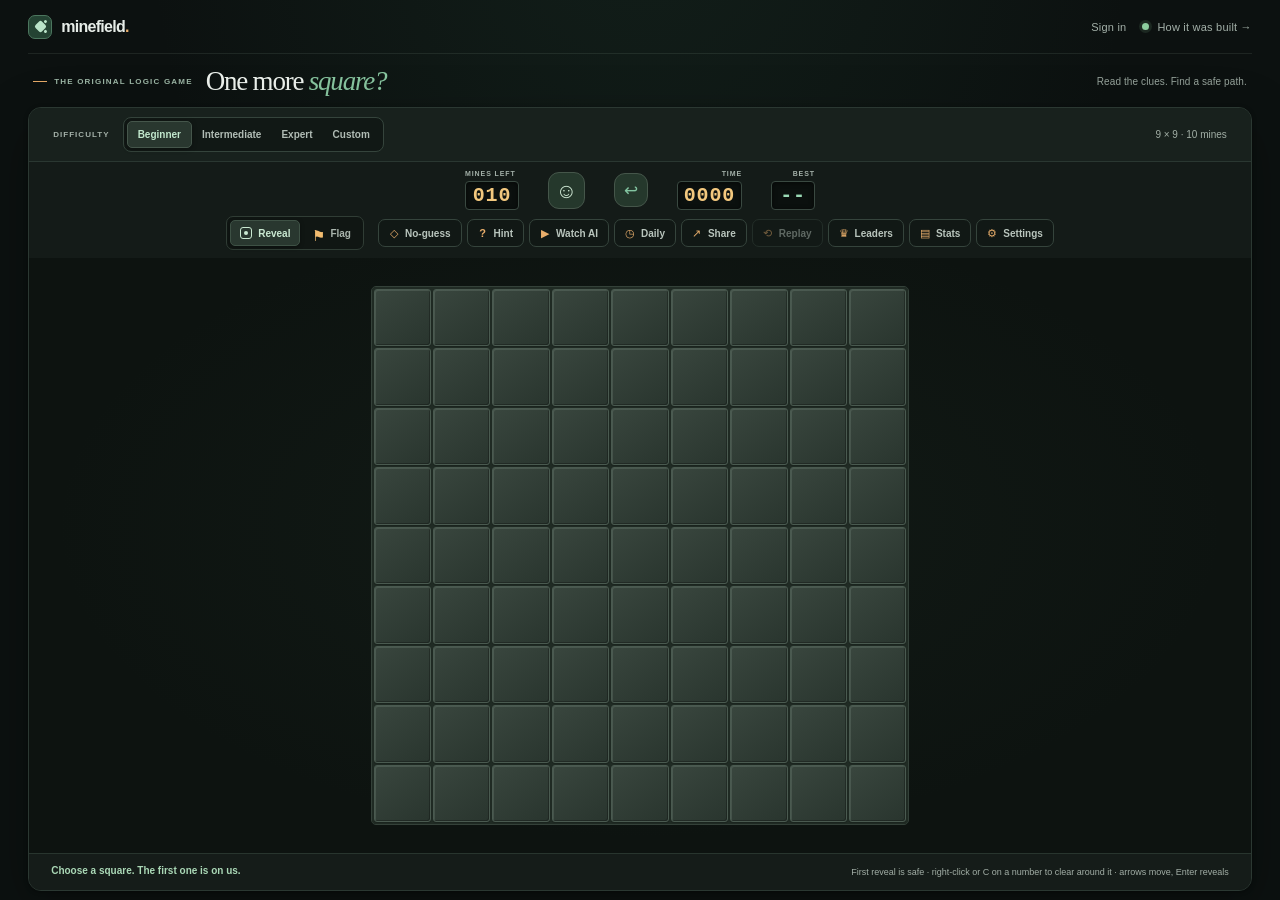
<file: index.html>
<!doctype html>
<html lang="en">
  <head>
    <meta charset="utf-8">
    <meta name="viewport" content="width=device-width, initial-scale=1">
    <meta name="theme-color" content="#0c1110">
    <meta
      name="description"
      content="A fresh, friendly take on classic Minesweeper. Pick a difficulty and clear the board without hitting a mine."
    >
    <title>Minesweeper — One more square?</title>
    <link rel="manifest" href="manifest.webmanifest">
    <link rel="icon" href="icons/icon.svg" type="image/svg+xml">
    <link rel="apple-touch-icon" href="icons/icon-192.png">
    <link rel="stylesheet" href="css/base.css">
    <link rel="stylesheet" href="css/game.css">
    <script type="module" src="app.mjs"></script>
  </head>
  <body>
    <div class="page-shell">
      <header class="site-header">
        <a class="brand" href="./" aria-label="Minesweeper home">
          <span class="brand-mark" aria-hidden="true"><span></span></span>
          <span class="brand-name">minefield<span class="brand-period">.</span></span>
        </a>
        <div class="header-links">
          <button class="header-note account-button" id="account-button" type="button" aria-haspopup="dialog">Sign in</button>
          <a class="header-note" href="build.html"><span class="live-dot" aria-hidden="true"></span> How it was built →</a>
        </div>
      </header>

      <main class="game-main">
        <section class="intro" aria-labelledby="page-title">
          <p class="eyebrow"><span class="eyebrow-line" aria-hidden="true"></span> THE ORIGINAL LOGIC GAME</p>
          <h1 id="page-title">One more <span>square?</span></h1>
          <p class="intro-copy">Read the clues. Find a safe path.</p>
        </section>

        <section class="game-card" aria-label="Minesweeper game">
          <div class="game-toolbar">
            <div class="difficulty-wrap">
              <span class="control-label" id="difficulty-label">DIFFICULTY</span>
              <div class="difficulty-switch" role="group" aria-labelledby="difficulty-label">
                <button class="difficulty-button is-selected" type="button" data-difficulty="beginner" aria-pressed="true">Beginner</button>
                <button class="difficulty-button" type="button" data-difficulty="intermediate" aria-pressed="false">Intermediate</button>
                <button class="difficulty-button" type="button" data-difficulty="expert" aria-pressed="false">Expert</button>
                <button class="difficulty-button" type="button" data-difficulty="custom" aria-pressed="false">Custom</button>
              </div>
            </div>
            <p class="board-size" id="board-size">9 × 9 <span>·</span> 10 mines</p>
          </div>
          <div class="custom-size" id="custom-size" hidden>
            <label class="custom-field">
              <span class="custom-label">ROWS</span>
              <input class="custom-input" id="custom-rows" type="number" min="1" max="24" value="10" inputmode="numeric">
            </label>
            <label class="custom-field">
              <span class="custom-label">COLUMNS</span>
              <input class="custom-input" id="custom-columns" type="number" min="1" max="40" value="12" inputmode="numeric">
            </label>
            <label class="custom-field">
              <span class="custom-label">MINES</span>
              <input class="custom-input" id="custom-mines" type="number" min="1" max="479" value="20" inputmode="numeric">
            </label>
            <button class="custom-apply" id="apply-custom" type="button">Apply</button>
          </div>

          <div class="game-console">
            <div class="counter-block">
              <span class="counter-label">MINES LEFT</span>
              <output class="digital-display" id="mine-count" aria-label="Mines remaining">010</output>
            </div>
            <button class="face-button" id="restart-button" type="button" aria-label="Start a new game">☺</button>
            <button class="undo-button" id="undo-button" type="button" aria-label="Undo last move">↩</button>
            <div class="counter-block counter-block-right">
              <span class="counter-label">TIME</span>
              <output class="digital-display" id="timer-display" aria-label="Elapsed time in seconds">0000</output>
            </div>
            <div class="counter-block counter-block-best">
              <span class="counter-label">BEST</span>
              <output class="digital-display best-display" id="best-time" aria-label="Best time for this difficulty">--</output>
            </div>
          </div>

          <div class="play-controls">
            <div class="mode-switch" role="group" aria-label="Cell action">
              <button class="mode-button is-selected" type="button" data-mode="reveal" aria-pressed="true">
                <span class="mode-icon reveal-icon" aria-hidden="true"></span> Reveal
              </button>
              <button class="mode-button" type="button" data-mode="flag" aria-pressed="false">
                <span class="mode-icon flag-icon" aria-hidden="true">⚑</span> Flag
              </button>
            </div>
            <div class="tool-bar" role="group" aria-label="Game tools">
              <button class="tool-button" id="no-guess-button" type="button" aria-pressed="false" aria-label="No-guess boards" title="Boards that can always be solved by logic">
                <span class="tool-icon" aria-hidden="true">◇</span><span class="tool-text">No-guess</span>
              </button>
              <button class="tool-button" id="hint-button" type="button" aria-label="Hint" title="Show a square the numbers prove safe">
                <span class="tool-icon" aria-hidden="true">?</span><span class="tool-text">Hint</span>
              </button>
              <button class="tool-button" id="agent-button" type="button" aria-pressed="false" aria-label="Watch AI play" title="Watch the solver play and explain each move">
                <span class="tool-icon" aria-hidden="true">▶</span><span class="tool-text">Watch AI</span>
              </button>
              <button class="tool-button" id="daily-button" type="button" aria-label="Daily challenge" title="Today's board, the same for everyone">
                <span class="tool-icon" aria-hidden="true">◷</span><span class="tool-text">Daily</span>
              </button>
              <button class="tool-button" id="share-button" type="button" aria-label="Share this board" title="Share a link to this exact board">
                <span class="tool-icon" aria-hidden="true">↗</span><span class="tool-text">Share</span>
              </button>
              <button class="tool-button" id="replay-button" type="button" aria-label="Replay this game" title="Watch the finished game move by move" disabled>
                <span class="tool-icon" aria-hidden="true">⟲</span><span class="tool-text">Replay</span>
              </button>
              <button class="tool-button" id="leaders-button" type="button" aria-label="Leaderboard" title="Fastest unassisted wins">
                <span class="tool-icon" aria-hidden="true">♛</span><span class="tool-text">Leaders</span>
              </button>
              <button class="tool-button" id="stats-button" type="button" aria-label="Stats" title="Games played, win rate, streaks, and speed">
                <span class="tool-icon" aria-hidden="true">▤</span><span class="tool-text">Stats</span>
              </button>
              <button class="tool-button" id="settings-button" type="button" aria-label="Settings" title="Colors, contrast, sound, and motion">
                <span class="tool-icon" aria-hidden="true">⚙</span><span class="tool-text">Settings</span>
              </button>
            </div>
          </div>

          <div class="replay-bar" id="replay-bar" role="group" aria-label="Replay controls" hidden>
            <button class="tool-button" id="replay-back" type="button" aria-label="Previous move">⏮</button>
            <button class="tool-button" id="replay-play" type="button" aria-label="Pause">⏸</button>
            <button class="tool-button" id="replay-forward" type="button" aria-label="Next move">⏭</button>
            <input class="replay-slider" id="replay-slider" type="range" min="0" max="0" value="0" aria-label="Replay position">
            <output class="replay-position" id="replay-position">Move 0 of 0</output>
            <select class="replay-speed" id="replay-speed" aria-label="Replay speed">
              <option value="1">1×</option>
              <option value="2" selected>2×</option>
              <option value="4">4×</option>
            </select>
            <button class="tool-button" id="replay-exit" type="button">Exit replay</button>
          </div>

          <div class="board-frame">
            <div class="board-scroll" id="board-scroll" tabindex="0" aria-label="Scrollable game board">
              <div class="board" id="board" role="grid" aria-label="Minesweeper board" aria-describedby="board-instructions"></div>
            </div>
          </div>

          <div class="game-footer">
            <p class="game-message" id="game-message" role="status" aria-live="polite" aria-atomic="true">Choose a square. The first one is on us.</p>
            <p class="play-hint" id="board-instructions">First reveal is safe · right-click or C on a number to clear around it · arrows move, Enter reveals</p>
          </div>
        </section>

      </main>
    </div>

    <dialog class="panel" id="share-dialog" aria-labelledby="share-title">
      <div class="panel-head">
        <h2 id="share-title">Share this board</h2>
        <form method="dialog"><button class="panel-close" type="submit" aria-label="Close">×</button></form>
      </div>
      <p class="panel-note" id="share-note">Anyone with this link gets the same board.</p>
      <textarea class="share-text" id="share-text" rows="5" readonly aria-label="Text to share"></textarea>
      <div class="panel-actions">
        <button class="panel-action" id="copy-share" type="button">Copy</button>
        <button class="panel-action" id="native-share" type="button" hidden>Share…</button>
      </div>
    </dialog>

    <dialog class="panel panel-wide" id="stats-dialog" aria-labelledby="stats-title">
      <div class="panel-head">
        <h2 id="stats-title">Your stats</h2>
        <form method="dialog"><button class="panel-close" type="submit" aria-label="Close">×</button></form>
      </div>
      <div class="stats-wrap">
        <table class="stats-table">
          <thead>
            <tr>
              <th scope="col">Mode</th>
              <th scope="col">Played</th>
              <th scope="col">Win %</th>
              <th scope="col">Streak</th>
              <th scope="col">Best streak</th>
              <th scope="col">Best time</th>
              <th scope="col">Average</th>
              <th scope="col"><abbr title="Board difficulty (3BV) cleared per second">Best 3BV/s</abbr></th>
            </tr>
          </thead>
          <tbody id="stats-body"></tbody>
        </table>
      </div>
      <p class="panel-note"><span id="stats-where">Stats stay in this browser.</span> Games with hints, the AI, or an undo after a loss don't count.</p>
      <div class="panel-actions">
        <button class="panel-action is-danger" id="reset-stats" type="button">Reset stats</button>
      </div>
    </dialog>

    <dialog class="panel panel-wide" id="leaders-dialog" aria-labelledby="leaders-title">
      <div class="panel-head">
        <h2 id="leaders-title">Leaderboard</h2>
        <form method="dialog"><button class="panel-close" type="submit" aria-label="Close">×</button></form>
      </div>
      <div class="leaders-tabs" role="group" aria-label="Leaderboard mode">
        <button class="tool-button" type="button" data-leaders="beginner" aria-pressed="true">Beginner</button>
        <button class="tool-button" type="button" data-leaders="intermediate" aria-pressed="false">Intermediate</button>
        <button class="tool-button" type="button" data-leaders="expert" aria-pressed="false">Expert</button>
        <button class="tool-button" type="button" data-leaders="daily" aria-pressed="false">Daily</button>
      </div>
      <div class="stats-wrap" id="leaders-wrap" hidden>
        <table class="stats-table leaders-table">
          <thead>
            <tr>
              <th scope="col">Rank</th>
              <th scope="col">Player</th>
              <th scope="col">Time (s)</th>
              <th scope="col"><abbr title="Board difficulty (3BV) cleared per second">3BV/s</abbr></th>
            </tr>
          </thead>
          <tbody id="leaders-body"></tbody>
        </table>
      </div>
      <p class="panel-note" id="leaders-status" role="status"></p>
      <p class="panel-note">Only unassisted wins count. Times are sent by players' browsers and are not verified.</p>
    </dialog>

    <dialog class="panel" id="account-dialog" aria-labelledby="account-title">
      <div class="panel-head">
        <h2 id="account-title">Sign in</h2>
        <form method="dialog"><button class="panel-close" type="submit" aria-label="Close">×</button></form>
      </div>
      <form class="account-form" id="account-form" novalidate>
        <label class="account-field">
          <span class="custom-label">EMAIL</span>
          <input class="account-input" id="account-email" type="email" autocomplete="email" autocapitalize="none" spellcheck="false">
        </label>
        <label class="account-field">
          <span class="custom-label">PASSWORD</span>
          <input class="account-input" id="account-password" type="password" autocomplete="current-password" minlength="6">
        </label>
        <label class="account-field" id="account-username-field" hidden>
          <span class="custom-label">USERNAME</span>
          <input class="account-input" id="account-username" type="text" autocomplete="username" autocapitalize="none" spellcheck="false" maxlength="20">
        </label>
        <p class="account-message" id="account-message" role="alert"></p>
        <div class="account-actions">
          <button class="panel-action" id="account-submit" type="submit">Sign in</button>
          <button class="panel-action is-quiet" id="account-toggle" type="button">Create account</button>
        </div>
      </form>
      <div class="account-signed-in" id="account-signed-in" hidden>
        <p class="account-name">Signed in as <strong id="account-name"></strong></p>
        <p class="panel-note">Your games and stats are saved to your account.</p>
        <div class="panel-actions">
          <button class="panel-action" id="account-sign-out" type="button">Sign out</button>
        </div>
        <h3 class="history-title">Your games</h3>
        <p class="panel-note" id="history-message" role="status"></p>
        <ul class="history-list" id="history-list"></ul>
      </div>
      <p class="panel-note">Stats already saved in this browser stay here; they are not added to your account.</p>
    </dialog>

    <dialog class="panel" id="settings-dialog" aria-labelledby="settings-title">
      <div class="panel-head">
        <h2 id="settings-title">Settings</h2>
        <form method="dialog"><button class="panel-close" type="submit" aria-label="Close">×</button></form>
      </div>
      <div class="settings-list">
        <label class="setting">
          <input type="checkbox" id="setting-colorblind">
          <span><strong>Colorblind-safe numbers</strong><small>Number colors that stay distinct with common color vision differences.</small></span>
        </label>
        <label class="setting">
          <input type="checkbox" id="setting-contrast">
          <span><strong>High contrast</strong><small>Brighter edges and stronger difference between covered and open squares.</small></span>
        </label>
        <label class="setting">
          <input type="checkbox" id="setting-sound">
          <span><strong>Sound effects</strong><small>Short tones for reveals, flags, wins, and losses.</small></span>
        </label>
        <label class="setting">
          <input type="checkbox" id="setting-motion">
          <span><strong>Reduce motion</strong><small>Turns off animations such as the hint pulse.</small></span>
        </label>
      </div>
      <p class="panel-note">Settings stay in this browser.</p>
    </dialog>
  </body>
</html>
</file>
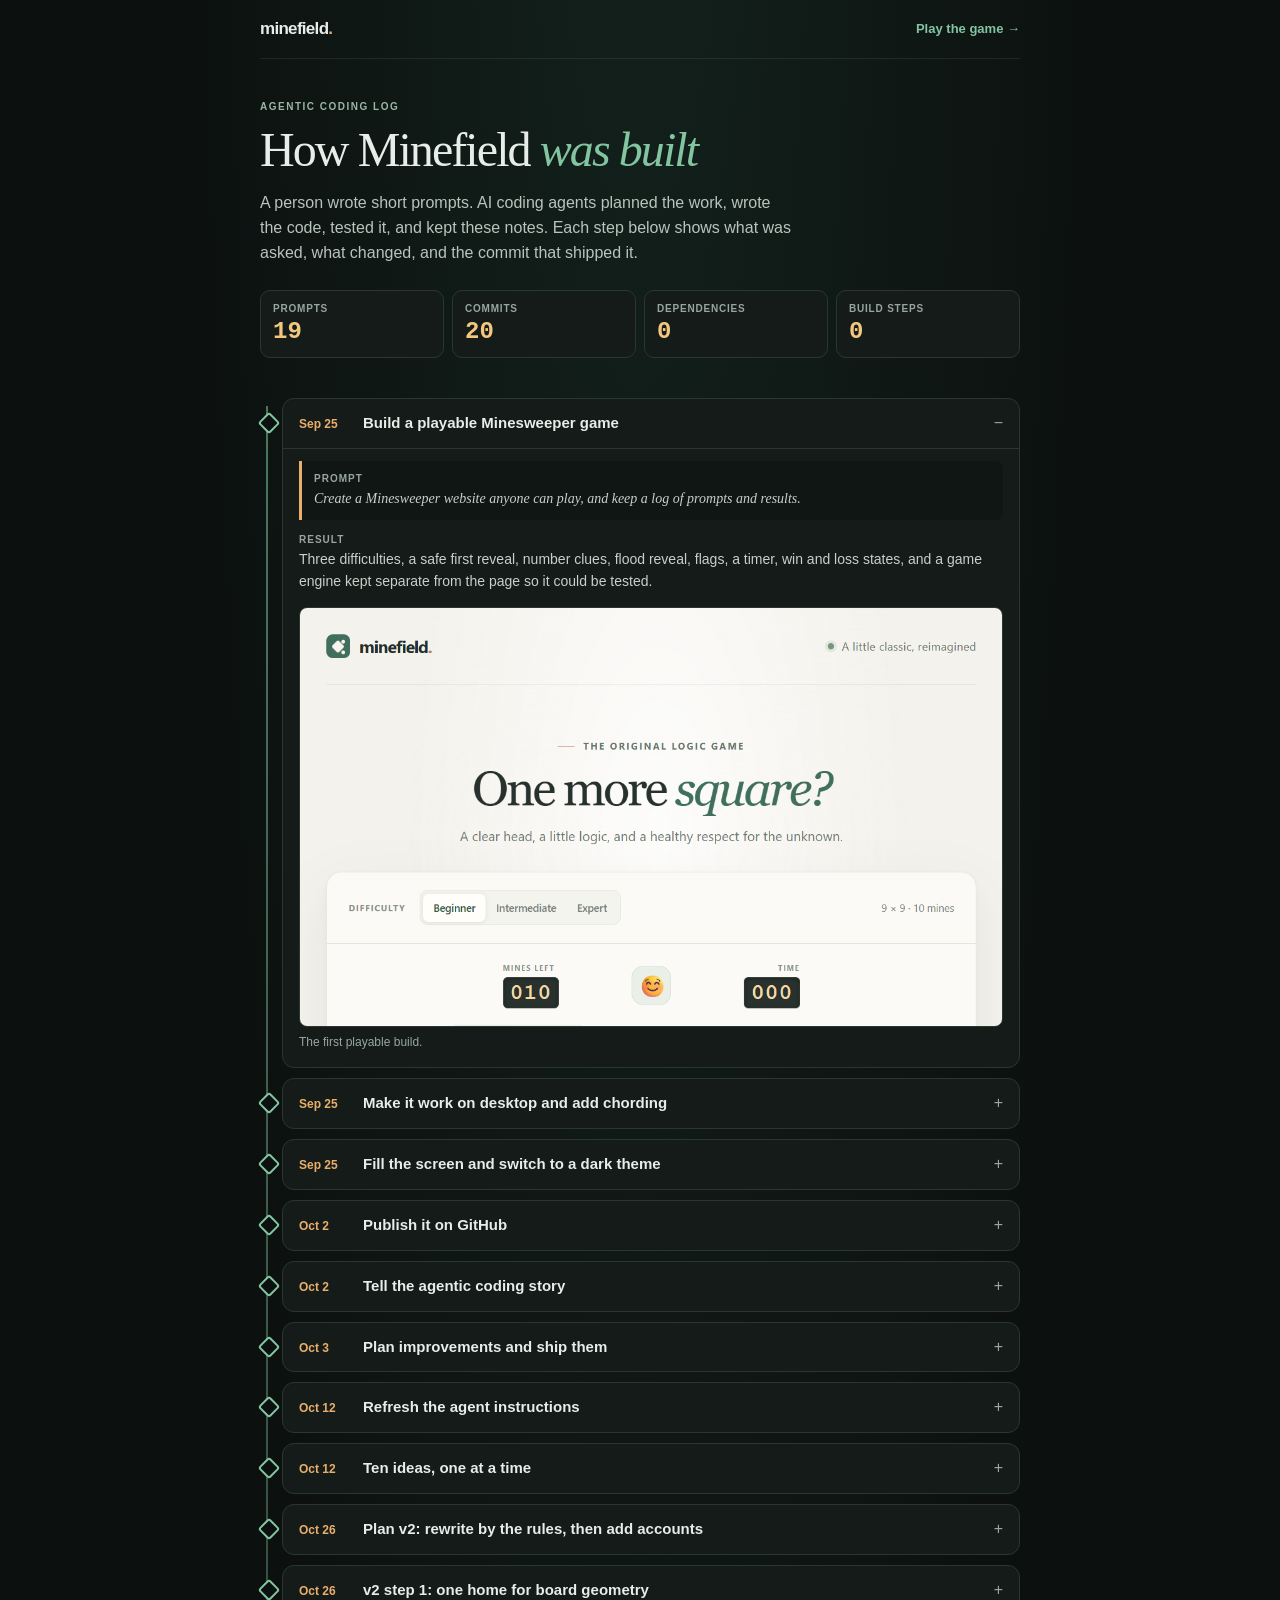
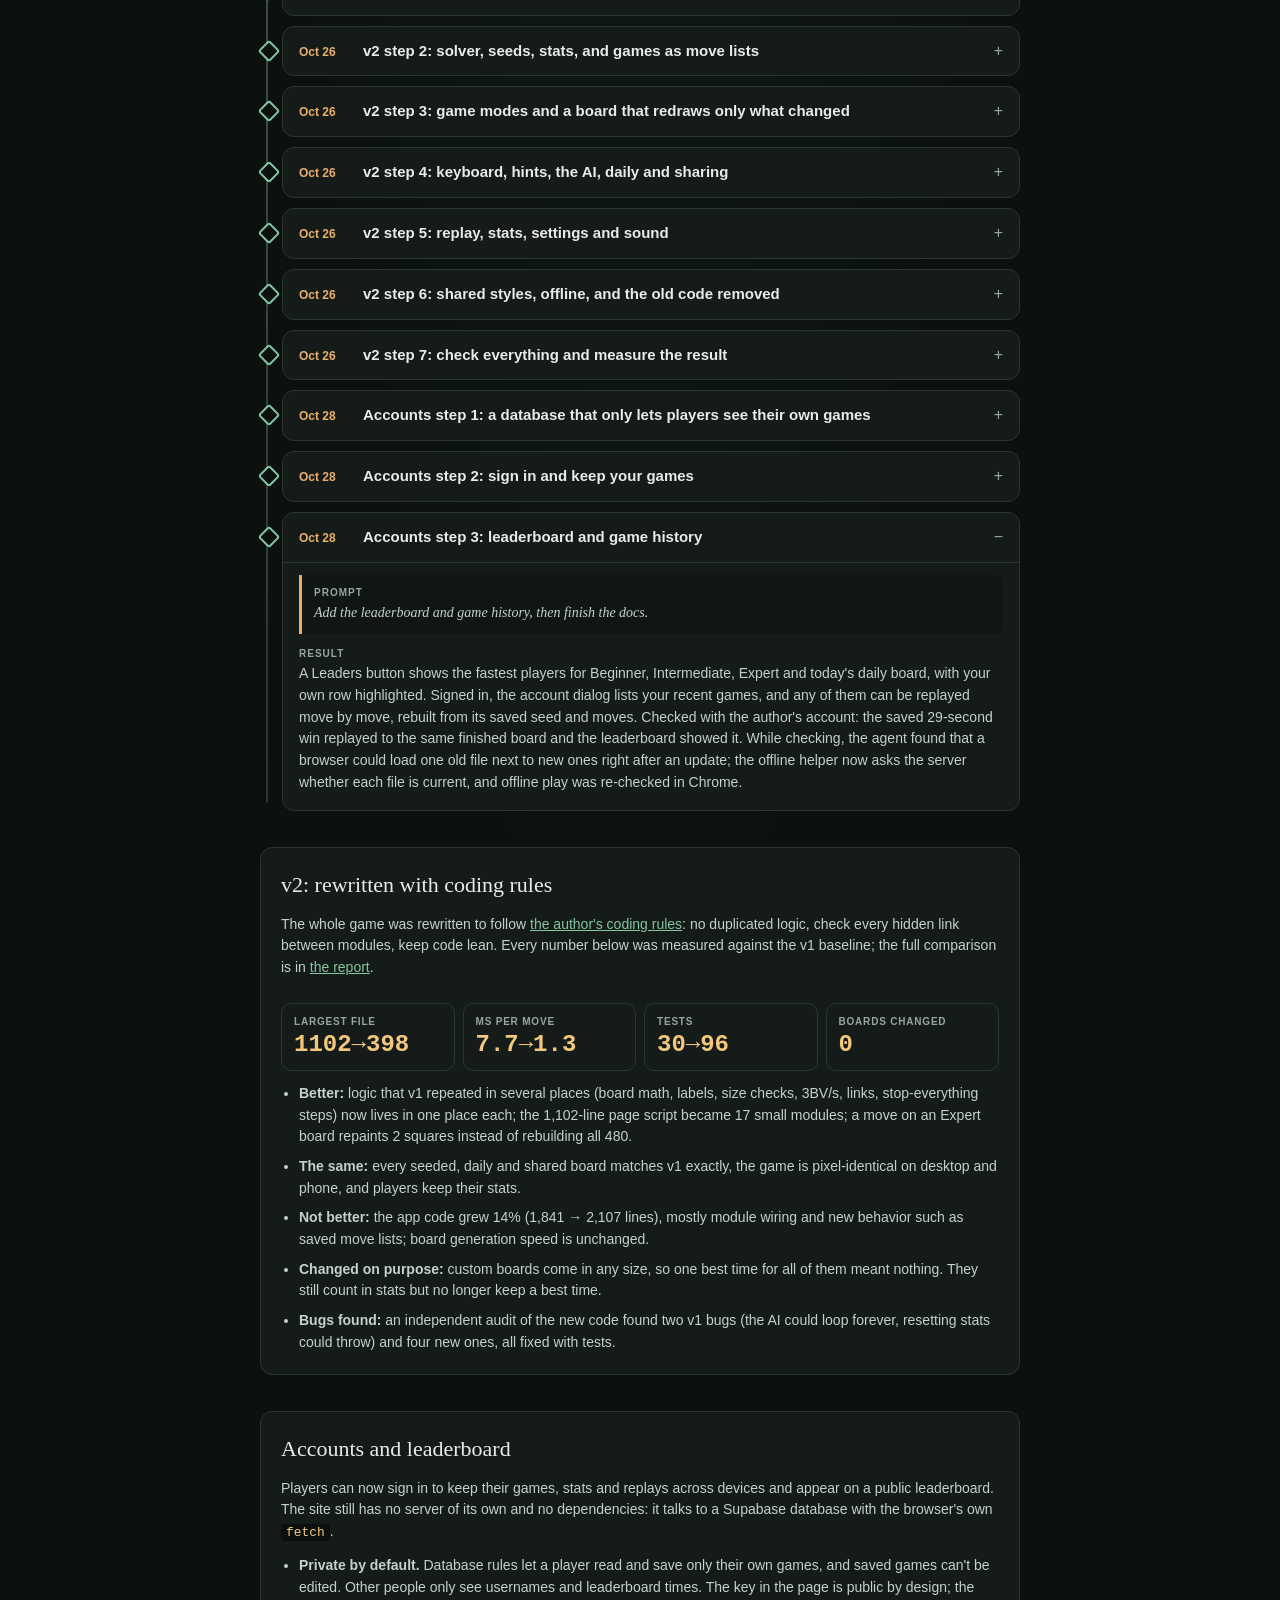
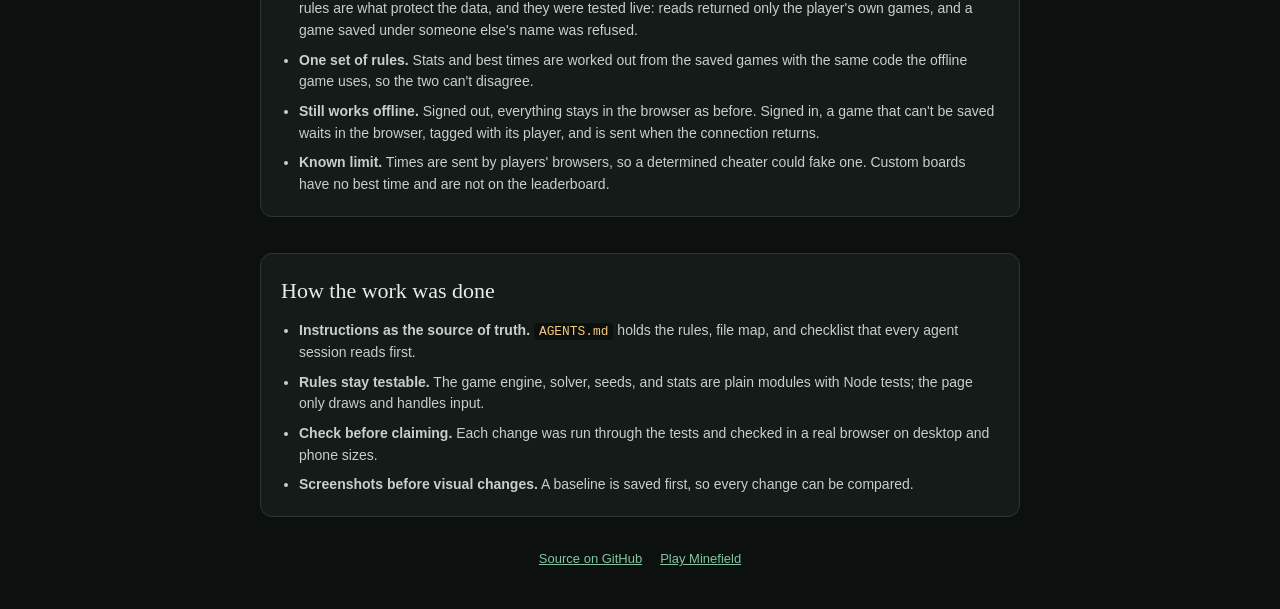
<file: build.html>
<!doctype html>
<html lang="en">
  <head>
    <meta charset="utf-8">
    <meta name="viewport" content="width=device-width, initial-scale=1">
    <meta name="theme-color" content="#0c1110">
    <meta name="description" content="How Minefield was built with agentic coding: each prompt, what the AI agent changed, and the commit that shipped it.">
    <title>How Minefield was built</title>
    <link rel="manifest" href="manifest.webmanifest">
    <link rel="icon" href="icons/icon.svg" type="image/svg+xml">
    <link rel="stylesheet" href="css/base.css">
    <link rel="stylesheet" href="css/build.css">
  </head>
  <body>
    <header class="site-header">
      <a class="brand" href="./">minefield<span>.</span></a>
      <a class="back-link" href="./">Play the game →</a>
    </header>

    <main>
      <section class="hero">
        <p class="eyebrow">AGENTIC CODING LOG</p>
        <h1>How Minefield <em>was built</em></h1>
        <p class="lead">A person wrote short prompts. AI coding agents planned the work, wrote the code, tested it, and kept these notes. Each step below shows what was asked, what changed, and the commit that shipped it.</p>
        <dl class="totals">
          <div><dt>Prompts</dt><dd>19</dd></div>
          <div><dt>Commits</dt><dd>20</dd></div>
          <div><dt>Dependencies</dt><dd>0</dd></div>
          <div><dt>Build steps</dt><dd>0</dd></div>
        </dl>
      </section>

      <ol class="timeline">
        <li class="step">
          <details open>
            <summary>
              <span class="step-date">Sep 25</span>
              <span class="step-title">Build a playable Minesweeper game</span>
            </summary>
            <div class="step-body">
              <p class="prompt"><span>Prompt</span> Create a Minesweeper website anyone can play, and keep a log of prompts and results.</p>
              <p><span class="label">Result</span> Three difficulties, a safe first reveal, number clues, flood reveal, flags, a timer, win and loss states, and a game engine kept separate from the page so it could be tested.</p>
              <figure>
                <img src="docs/images/minefield-early-build.png" alt="Early light-theme Minefield build with a Beginner board" loading="lazy">
                <figcaption>The first playable build.</figcaption>
              </figure>
            </div>
          </details>
        </li>

        <li class="step">
          <details>
            <summary>
              <span class="step-date">Sep 25</span>
              <span class="step-title">Make it work on desktop and add chording</span>
            </summary>
            <div class="step-body">
              <p class="prompt"><span>Prompt</span> Use the full width on a PC so the whole board fits, and let right-click on a number clear its neighbors when enough flags are placed.</p>
              <p><span class="label">Result</span> A wider desktop layout and right-click chording, with a backup screenshot saved first.</p>
            </div>
          </details>
        </li>

        <li class="step">
          <details>
            <summary>
              <span class="step-date">Sep 25</span>
              <span class="step-title">Fill the screen and switch to a dark theme</span>
            </summary>
            <div class="step-body">
              <p class="prompt"><span>Prompt</span> Fill the screen, make empty squares look different from unopened ones, and use a dark theme.</p>
              <p><span class="label">Result</span> The dark layout that fills the window, with raised covered squares and sunken open squares.</p>
              <figure>
                <img src="minefield-preview.png" alt="Dark-theme Minefield with an opened Beginner board" loading="lazy">
                <figcaption>The dark theme.</figcaption>
              </figure>
            </div>
          </details>
        </li>

        <li class="step">
          <details>
            <summary>
              <span class="step-date">Oct 2</span>
              <span class="step-title">Publish it on GitHub</span>
            </summary>
            <div class="step-body">
              <p class="prompt"><span>Prompt</span> Set up a public repository and allow pushing.</p>
              <p><span class="label">Result</span> A public repository, GitHub Pages hosting, and the private prompt log and old screenshots kept out of Git.</p>
              <ul class="commits">
                <li><a href="https://github.com/Huu-Dat-Nguyen/agentic-minesweeper/commit/8f232d117785a12ad8d7ac075dcef02643b54632"><code>8f232d1</code> Add playable Minesweeper project</a> <span>9 files · +1726</span></li>
                <li><a href="https://github.com/Huu-Dat-Nguyen/agentic-minesweeper/commit/cfdb629596f580649c127ead9706ebaa539c0486"><code>cfdb629</code> Document public GitHub Pages deployment</a> <span>2 files · +6 −10</span></li>
              </ul>
            </div>
          </details>
        </li>

        <li class="step">
          <details>
            <summary>
              <span class="step-date">Oct 2</span>
              <span class="step-title">Tell the agentic coding story</span>
            </summary>
            <div class="step-body">
              <p class="prompt"><span>Prompt</span> Rewrite the README around agentic coding, with a short prompt and result log and screenshots of how the site changed.</p>
              <p><span class="label">Result</span> A README built around the prompt-to-product story.</p>
              <ul class="commits">
                <li><a href="https://github.com/Huu-Dat-Nguyen/agentic-minesweeper/commit/cf52306d43642b5211b8f73949fe03b8f870b487"><code>cf52306</code> Emphasize agentic coding in project README</a> <span>3 files · +38 −27</span></li>
              </ul>
            </div>
          </details>
        </li>

        <li class="step">
          <details>
            <summary>
              <span class="step-date">Oct 3</span>
              <span class="step-title">Plan improvements and ship them</span>
            </summary>
            <div class="step-body">
              <p class="prompt"><span>Prompt</span> Review the project, plan improvements, then build them all and publish.</p>
              <p><span class="label">Result</span> Custom boards up to 24 × 40, undo, keyboard chording with C, best times per difficulty, and five new engine tests.</p>
              <ul class="commits">
                <li><a href="https://github.com/Huu-Dat-Nguyen/agentic-minesweeper/commit/c62564e432e85358b7239d2e8b99fdba68b9aa52"><code>c62564e</code> Add custom boards, undo, keyboard chording, and best times</a> <span>7 files · +463 −57</span></li>
              </ul>
            </div>
          </details>
        </li>

        <li class="step">
          <details>
            <summary>
              <span class="step-date">Oct 12</span>
              <span class="step-title">Refresh the agent instructions</span>
            </summary>
            <div class="step-body">
              <p class="prompt"><span>Prompt</span> Summarize the workspace, then rewrite the agent instructions to be better.</p>
              <p><span class="label">Result</span> Instructions with a file map, the engine's rules for itself, and a dated status, each checked against the code.</p>
              <ul class="commits">
                <li><a href="https://github.com/Huu-Dat-Nguyen/agentic-minesweeper/commit/ba048f088edd466362b6d8b42af45eb1074d6339"><code>ba048f0</code> Refresh agent instructions and add CLAUDE.md import</a> <span>2 files · +46 −19</span></li>
              </ul>
            </div>
          </details>
        </li>

        <li class="step">
          <details>
            <summary>
              <span class="step-date">Oct 12</span>
              <span class="step-title">Ten ideas, one at a time</span>
            </summary>
            <div class="step-body">
              <p class="prompt"><span>Prompt</span> Suggest ten ways to expand the project, add them as a checklist, and build them one by one until none are left.</p>
              <p><span class="label">Result</span> A solver that powers no-guess boards, hints, and an AI player that explains its moves; a daily challenge and shareable board links; game replay; stats with 3BV/s; offline play; accessibility settings; and this page. The agent also fixed four bugs it found on the way: Undo needed two presses, custom boards failed to load, the custom size panel showed on every level, and the timer started at three digits.</p>
              <ul class="commits">
                <li><a href="https://github.com/Huu-Dat-Nguyen/agentic-minesweeper/commits/main">See the latest commits on GitHub</a></li>
              </ul>
            </div>
          </details>
        </li>

        <li class="step">
          <details>
            <summary>
              <span class="step-date">Oct 26</span>
              <span class="step-title">Plan v2: rewrite by the rules, then add accounts</span>
            </summary>
            <div class="step-body">
              <p class="prompt"><span>Prompt</span> Rewrite the code following my coding rules and compare what improved, add a database login to track players, and report it here. Split the work into one-hour steps with a checklist.</p>
              <p><span class="label">Result</span> An eleven-step plan. Before any code changed, the agent saved a baseline: the output of 20 seeded boards, 3 daily boards and 8 share links, so the rewrite can prove old links still build the same boards; size and speed numbers to compare against; and screenshots of every screen. This page moved onto a stylesheet shared with the game.</p>
            </div>
          </details>
        </li>

        <li class="step">
          <details>
            <summary>
              <span class="step-date">Oct 26</span>
              <span class="step-title">v2 step 1: one home for board geometry</span>
            </summary>
            <div class="step-body">
              <p class="prompt"><span>Prompt</span> Start the rewrite with the grid and the game engine.</p>
              <p><span class="label">Result</span> A new <code>core/grid.mjs</code> now holds the row and column math, neighbor lists, size checks and position labels that v1 repeated in about 15 places. The new engine works on square numbers instead of row and column pairs, keeps a running count of safe squares instead of rescanning the board after every reveal, and reuses one neighbor table per board size. To prove nothing changed, the old and new engines played about 3,000 random games side by side and produced identical boards every time; seeded boards still match v1 exactly.</p>
            </div>
          </details>
        </li>

        <li class="step">
          <details>
            <summary>
              <span class="step-date">Oct 26</span>
              <span class="step-title">v2 step 2: solver, seeds, stats, and games as move lists</span>
            </summary>
            <div class="step-body">
              <p class="prompt"><span>Prompt</span> Continue with the solver, seeds, stats, and moves.</p>
              <p><span class="label">Result</span> The solver, seeds and stats moved onto the new engine. Hint explanations now come from one table instead of a long switch, and every "row, column" label comes from one function instead of three. The AI no longer works out the same position twice before a guess. A new <code>core/moves.mjs</code> treats a game as its seed plus a list of moves, and the same code plays a move and replays a saved game, which is what will let accounts store replays later. Checked against v1 on 19,340 random positions: every deduction, hint, explanation and AI move matched. Board generation speed is unchanged (about 28 ms for a no-guess Expert board on this laptop), so this step is about clarity, not speed.</p>
            </div>
          </details>
        </li>

        <li class="step">
          <details>
            <summary>
              <span class="step-date">Oct 26</span>
              <span class="step-title">v2 step 3: game modes and a board that redraws only what changed</span>
            </summary>
            <div class="step-body">
              <p class="prompt"><span>Prompt</span> Continue with game modes, board drawing, and a new app that can play.</p>
              <p><span class="label">Result</span> Normal, daily and shared games are now three small objects with the same parts (best-time key, stats key, link, label, restart) instead of about ten scattered "which kind of game is this?" checks. The board keeps its square buttons and repaints only the squares a move changed, where v1 rebuilt every button on every move, AI step and replay frame. The page script went from 1,102 lines to 279 for basic play; hints, the AI, sharing, replay, stats and settings come back in the next steps.</p>
            </div>
          </details>
        </li>

        <li class="step">
          <details>
            <summary>
              <span class="step-date">Oct 26</span>
              <span class="step-title">v2 step 4: keyboard, hints, the AI, daily and sharing</span>
            </summary>
            <div class="step-body">
              <p class="prompt"><span>Prompt</span> Continue with input and the tools row.</p>
              <p><span class="label">Result</span> Keyboard and mouse handling moved into its own module, with the "can this square be chorded?" check in one place instead of three. The AI player no longer changes the game itself: each of its moves goes through the same path as a player's move, so it is recorded and timed the same way. Share texts now live with each game kind, and one <code>interrupt()</code> call replaces four copies of "stop the AI, stop the replay, clear the hint". Settings are read through a small store that keeps only known, valid values.</p>
            </div>
          </details>
        </li>

        <li class="step">
          <details>
            <summary>
              <span class="step-date">Oct 26</span>
              <span class="step-title">v2 step 5: replay, stats, settings and sound</span>
            </summary>
            <div class="step-body">
              <p class="prompt"><span>Prompt</span> Continue with replay, the dialogs, sound, and stored stats.</p>
              <p><span class="label">Result</span> Replay now rebuilds a finished game from its saved move list instead of keeping a second copy of every board in memory, so the same data can later be stored with an account. All saved data (settings, stats, best times) goes through one store that is the only code touching browser storage, and it now checks best times when loading them, which v1 did not. Players keep their existing stats and best times: the storage keys and formats are unchanged. Every v1 feature is back on the new modules.</p>
            </div>
          </details>
        </li>

        <li class="step">
          <details>
            <summary>
              <span class="step-date">Oct 26</span>
              <span class="step-title">v2 step 6: shared styles, offline, and the old code removed</span>
            </summary>
            <div class="step-body">
              <p class="prompt"><span>Prompt</span> Continue with the stylesheets, offline support, and removing the old files.</p>
              <p><span class="label">Result</span> The game's stylesheet now sits on the same base as this page, with duplicate button and panel rules merged and repeated colors turned into named values. Screenshots of every screen on desktop and phone were compared pixel by pixel with the v1 originals: the game looks exactly the same. The offline file list is now checked by a test, so it can no longer drift from the real files; it also caches the two images this page uses, and offline play was confirmed in Chrome with the network switched off. The five v1 files nothing used anymore were removed after the author approved it.</p>
            </div>
          </details>
        </li>

        <li class="step">
          <details>
            <summary>
              <span class="step-date">Oct 26</span>
              <span class="step-title">v2 step 7: check everything and measure the result</span>
            </summary>
            <div class="step-body">
              <p class="prompt"><span>Prompt</span> Check the rewrite end to end and write the comparison.</p>
              <p><span class="label">Result</span> A separate agent re-read all the new code against the rules without seeing the plan, item by item against the v1 audit. It found six bugs (two inherited from v1) and some leftover duplication; all were fixed and covered by tests. The same daily board opened identically on the live v1 site and the new code, phone layout and offline play were checked, and the before-and-after numbers are summarized below.</p>
            </div>
          </details>
        </li>

        <li class="step">
          <details>
            <summary>
              <span class="step-date">Oct 28</span>
              <span class="step-title">Accounts step 1: a database that only lets players see their own games</span>
            </summary>
            <div class="step-body">
              <p class="prompt"><span>Prompt</span> Turn off best times for custom boards, then set up the database for accounts.</p>
              <p><span class="label">Result</span> Custom boards come in any size, so they now count in stats but keep no best time. For accounts, the agent wrote the database tables and their access rules: a player can read and save only their own games, saved games can't be edited, and other people only ever see usernames and leaderboard times. The key in the page's code is public by design; the access rules are what protect the data. Stats and best times are worked out from the saved games rather than stored twice, using the same rules as the offline game. A game that fails to save waits in the browser, tagged with its player so a shared computer can't mix accounts, and is sent again later. No new dependencies: the connector uses the browser's own <code>fetch</code>.</p>
            </div>
          </details>
        </li>

        <li class="step">
          <details>
            <summary>
              <span class="step-date">Oct 28</span>
              <span class="step-title">Accounts step 2: sign in and keep your games</span>
            </summary>
            <div class="step-body">
              <p class="prompt"><span>Prompt</span> Add sign-up, sign-in and per-player stats.</p>
              <p><span class="label">Result</span> A Sign in button in the header opens an account dialog that checks the form before sending anything. Signed out, the game works exactly as before and keeps everything in the browser; signed in, finished games and stats go to the player's account, and if the account can't be reached the game says so and keeps saving locally. The author created the first real account and won a game: it reached the database, stats and the best time loaded from it, and it appeared on the leaderboard. Checked with that account, the database returned only the player's own games and refused a game saved under someone else's name. The agent never saw the password: it was typed by the author, and the checks read only non-secret fields.</p>
            </div>
          </details>
        </li>

        <li class="step">
          <details open>
            <summary>
              <span class="step-date">Oct 28</span>
              <span class="step-title">Accounts step 3: leaderboard and game history</span>
            </summary>
            <div class="step-body">
              <p class="prompt"><span>Prompt</span> Add the leaderboard and game history, then finish the docs.</p>
              <p><span class="label">Result</span> A Leaders button shows the fastest players for Beginner, Intermediate, Expert and today's daily board, with your own row highlighted. Signed in, the account dialog lists your recent games, and any of them can be replayed move by move, rebuilt from its saved seed and moves. Checked with the author's account: the saved 29-second win replayed to the same finished board and the leaderboard showed it. While checking, the agent found that a browser could load one old file next to new ones right after an update; the offline helper now asks the server whether each file is current, and offline play was re-checked in Chrome.</p>
            </div>
          </details>
        </li>
      </ol>

      <section class="how" id="v2">
        <h2>v2: rewritten with coding rules</h2>
        <p class="section-lead">The whole game was rewritten to follow <a href="https://github.com/Huu-Dat-Nguyen/agentic-minesweeper/blob/main/docs/coding-rules.md">the author's coding rules</a>: no duplicated logic, check every hidden link between modules, keep code lean. Every number below was measured against the v1 baseline; the full comparison is in <a href="https://github.com/Huu-Dat-Nguyen/agentic-minesweeper/blob/main/report/rewrite-comparison.md">the report</a>.</p>
        <dl class="totals">
          <div><dt>Largest file</dt><dd>1102→398</dd></div>
          <div><dt>Ms per move</dt><dd>7.7→1.3</dd></div>
          <div><dt>Tests</dt><dd>30→96</dd></div>
          <div><dt>Boards changed</dt><dd>0</dd></div>
        </dl>
        <ul>
          <li><strong>Better:</strong> logic that v1 repeated in several places (board math, labels, size checks, 3BV/s, links, stop-everything steps) now lives in one place each; the 1,102-line page script became 17 small modules; a move on an Expert board repaints 2 squares instead of rebuilding all 480.</li>
          <li><strong>The same:</strong> every seeded, daily and shared board matches v1 exactly, the game is pixel-identical on desktop and phone, and players keep their stats.</li>
          <li><strong>Not better:</strong> the app code grew 14% (1,841 → 2,107 lines), mostly module wiring and new behavior such as saved move lists; board generation speed is unchanged.</li>
          <li><strong>Changed on purpose:</strong> custom boards come in any size, so one best time for all of them meant nothing. They still count in stats but no longer keep a best time.</li>
          <li><strong>Bugs found:</strong> an independent audit of the new code found two v1 bugs (the AI could loop forever, resetting stats could throw) and four new ones, all fixed with tests.</li>
        </ul>
      </section>

      <section class="how" id="accounts">
        <h2>Accounts and leaderboard</h2>
        <p class="section-lead">Players can now sign in to keep their games, stats and replays across devices and appear on a public leaderboard. The site still has no server of its own and no dependencies: it talks to a Supabase database with the browser's own <code>fetch</code>.</p>
        <ul>
          <li><strong>Private by default.</strong> Database rules let a player read and save only their own games, and saved games can't be edited. Other people only see usernames and leaderboard times. The key in the page is public by design; the rules are what protect the data, and they were tested live: reads returned only the player's own games, and a game saved under someone else's name was refused.</li>
          <li><strong>One set of rules.</strong> Stats and best times are worked out from the saved games with the same code the offline game uses, so the two can't disagree.</li>
          <li><strong>Still works offline.</strong> Signed out, everything stays in the browser as before. Signed in, a game that can't be saved waits in the browser, tagged with its player, and is sent when the connection returns.</li>
          <li><strong>Known limit.</strong> Times are sent by players' browsers, so a determined cheater could fake one. Custom boards have no best time and are not on the leaderboard.</li>
        </ul>
      </section>

      <section class="how">
        <h2>How the work was done</h2>
        <ul>
          <li><strong>Instructions as the source of truth.</strong> <code>AGENTS.md</code> holds the rules, file map, and checklist that every agent session reads first.</li>
          <li><strong>Rules stay testable.</strong> The game engine, solver, seeds, and stats are plain modules with Node tests; the page only draws and handles input.</li>
          <li><strong>Check before claiming.</strong> Each change was run through the tests and checked in a real browser on desktop and phone sizes.</li>
          <li><strong>Screenshots before visual changes.</strong> A baseline is saved first, so every change can be compared.</li>
        </ul>
      </section>
    </main>

    <footer class="site-footer">
      <a href="https://github.com/Huu-Dat-Nguyen/agentic-minesweeper">Source on GitHub</a>
      <a href="./">Play Minefield</a>
    </footer>
  </body>
</html>
</file>
<file: css/base.css>
/* Shared by every page: colors, type, reset, header, focus, reduced motion. */
:root {
  color-scheme: dark;
  font-family: "Avenir Next", Avenir, "Segoe UI", sans-serif;
  --ink: #e7ede8;
  --muted: #99a69f;
  --green: #83c5a1;
  --amber: #e9ae6b;
  --gold: #f3c87e;
  --focus: #e7b96d;
  --line: #2a3731;
  --card: #141b18;
  --bg: #0c1110;
  --serif: Georgia, "Times New Roman", serif;
}

* {
  box-sizing: border-box;
}

body {
  min-width: 320px;
  margin: 0;
  background:
    radial-gradient(ellipse at 50% -10%, rgba(45, 92, 69, 0.22), transparent 50%),
    var(--bg);
  color: var(--ink);
}

:focus-visible {
  outline: 3px solid var(--focus);
  outline-offset: 2px;
}

.site-header {
  display: flex;
  align-items: center;
  justify-content: space-between;
  border-bottom: 1px solid rgba(153, 177, 161, 0.12);
}

.eyebrow {
  margin: 0;
  color: #9cb6a5;
  font-size: 10px;
  font-weight: 750;
  letter-spacing: 0.15em;
}

h1 {
  margin: 0;
  font-family: var(--serif);
  font-weight: 500;
  letter-spacing: -0.04em;
  line-height: 1.05;
}

h1 em {
  color: var(--green);
}

@media (prefers-reduced-motion: reduce) {
  * {
    scroll-behavior: auto !important;
    transition: none !important;
  }
}
</file>
<file: css/game.css>
/* The game page. Loaded after base.css; only what differs from it lives here. */
:root {
  font-synthesis: none;
  text-rendering: optimizeLegibility;
  --green-dark: #9ad9b5;
  --green-edge: #4c765e;
  --green-fill: #244333;
  --green-fill-hover: #2c4f3b;
  --raised: #18211d;
  --inset: #111815;
  --well: #0b100e;
  --edge: #35443c;
  --edge-soft: #3a4941;
  --selected: #29372f;
  --bright: #f2f6f2;
  --label: #a3b0a8;
  --soft: #a2aea6;
  --danger-edge: #7b4d48;
  --danger-fill: #492e2d;
  --flag: #ffd27e;
  --cell-size: 34px;
}

html {
  min-width: 320px;
  min-height: 100%;
  background: var(--bg);
}

body {
  width: 100%;
  height: 100vh;
  height: 100dvh;
  min-height: 0;
  overflow: hidden;
  background:
    radial-gradient(ellipse at 50% -28%, rgba(45, 92, 69, 0.2), transparent 56%),
    var(--bg);
}

button {
  color: inherit;
  font: inherit;
}

.page-shell {
  width: 100%;
  height: 100%;
  display: grid;
  grid-template-rows: 54px minmax(0, 1fr);
  padding: 0 clamp(10px, 2.2vw, 34px);
}

.site-header {
  min-width: 0;
}

.brand {
  display: inline-flex;
  gap: 9px;
  align-items: center;
  color: var(--ink);
  text-decoration: none;
}

.brand-mark {
  width: 24px;
  height: 24px;
  display: grid;
  place-items: center;
  border: 1px solid var(--green-edge);
  border-radius: 7px;
  background: var(--green-fill);
}

.brand-mark span {
  position: relative;
  width: 9px;
  height: 9px;
  border-radius: 2px;
  transform: rotate(45deg);
}

.brand-mark span::before,
.brand-mark span::after {
  position: absolute;
  top: 3px;
  left: 3px;
  width: 3px;
  height: 3px;
  border-radius: 50%;
  content: "";
}

.brand-mark span,
.brand-mark span::before,
.brand-mark span::after {
  background: #b9e3c8;
}

.brand-mark span::before {
  transform: translateY(-7px);
}

.brand-mark span::after {
  transform: translateX(7px);
}

.brand-name {
  font-size: 16px;
  font-weight: 750;
  letter-spacing: -0.7px;
}

.brand-period {
  color: var(--amber);
}

.header-note {
  display: inline-flex;
  gap: 8px;
  align-items: center;
  color: var(--label);
  font-size: 11px;
  letter-spacing: 0.02em;
  text-decoration: none;
}

.header-links {
  min-width: 0;
  display: flex;
  gap: 14px;
  align-items: center;
}

.account-button {
  max-width: 120px;
  padding: 4px 2px;
  border: 0;
  background: none;
  cursor: pointer;
  overflow: hidden;
  text-overflow: ellipsis;
  white-space: nowrap;
}

.account-button:hover {
  color: var(--bright);
}

a.header-note:hover {
  color: var(--bright);
}

.live-dot {
  width: 7px;
  height: 7px;
  border-radius: 50%;
  background: #8ccd9e;
  box-shadow: 0 0 0 3px rgba(140, 205, 158, 0.12);
}

.game-main {
  min-width: 0;
  min-height: 0;
  display: flex;
  flex-direction: column;
  padding: 7px 0 9px;
}

.intro {
  min-height: 46px;
  display: flex;
  align-items: center;
  gap: 13px;
  padding: 2px 5px 8px;
}

.eyebrow {
  display: inline-flex;
  gap: 7px;
  align-items: center;
  flex: 0 0 auto;
  font-size: 8px;
}

.eyebrow-line {
  width: 14px;
  height: 1px;
  background: #e5a967;
}

h1 {
  color: #edf2ed;
  font-size: clamp(20px, 2.3vw, 27px);
  letter-spacing: -0.045em;
  line-height: 1;
  white-space: nowrap;
}

h1 span {
  color: #88c6a0;
  font-style: italic;
}

.intro-copy {
  margin: 0 0 0 auto;
  color: #96a39b;
  font-size: 10px;
  letter-spacing: 0.01em;
}

.game-card {
  min-width: 0;
  min-height: 0;
  flex: 1 1 auto;
  display: flex;
  flex-direction: column;
  overflow: hidden;
  border: 1px solid #2b3832;
  border-radius: 13px;
  background: var(--card);
  box-shadow: 0 17px 56px rgba(0, 0, 0, 0.26), 0 1px 4px rgba(0, 0, 0, 0.35);
}

.game-toolbar {
  min-height: 54px;
  display: flex;
  align-items: center;
  justify-content: space-between;
  gap: 14px;
  padding: 8px clamp(12px, 2vw, 24px);
  border-bottom: 1px solid var(--line);
  background: var(--raised);
}

.difficulty-wrap {
  display: flex;
  align-items: center;
  gap: 13px;
}

.control-label,
.counter-label {
  color: var(--label);
  font-size: 7px;
  font-weight: 750;
  letter-spacing: 0.13em;
}

.control-label {
  font-size: 8px;
}

.difficulty-switch {
  display: flex;
  align-items: center;
  padding: 3px;
  border: 1px solid var(--edge);
  border-radius: 8px;
  background: var(--inset);
}

/* Segmented buttons: the selected colors come from each button's own --sel-* values. */
.difficulty-button,
.mode-button {
  border: 0;
  border-radius: 5px;
  background: transparent;
  cursor: pointer;
  font-size: 10px;
}

.difficulty-button {
  --sel-border: #45564b;
  --sel-text: #c2e8ce;
  --sel-blur: 5px;
  min-height: 27px;
  padding: 0 10px;
  color: #b1bcb5;
  font-weight: 600;
  transition: background 140ms ease, color 140ms ease;
}

.difficulty-button:hover {
  color: var(--bright);
}

.mode-button {
  --sel-border: #3e5145;
  --sel-text: #cae9d2;
  --sel-blur: 4px;
  min-height: 26px;
  display: inline-flex;
  gap: 6px;
  align-items: center;
  padding: 0 9px;
  color: #aab5ad;
  font-weight: 650;
}

.difficulty-button.is-selected,
.mode-button.is-selected {
  border: 1px solid var(--sel-border);
  background: var(--selected);
  color: var(--sel-text);
  box-shadow: 0 1px var(--sel-blur) rgba(0, 0, 0, 0.35);
}

.board-size {
  margin: 0;
  color: #a2afa6;
  font-size: 10px;
  white-space: nowrap;
}

.board-size span {
  padding: 0 4px;
  color: #617568;
}

.game-console {
  width: min(100%, 380px);
  display: flex;
  align-items: center;
  justify-content: space-between;
  margin: 0 auto;
  padding: 8px 15px 4px;
}

.counter-block {
  display: grid;
  gap: 4px;
}

.counter-block-right,
.counter-block-best {
  text-align: right;
}

.digital-display {
  min-width: 54px;
  padding: 4px 6px 3px;
  border: 1px solid var(--edge-soft);
  border-radius: 4px;
  background: var(--well);
  color: var(--gold);
  font-family: "Courier New", monospace;
  font-size: 20px;
  font-variant-numeric: tabular-nums;
  font-weight: 700;
  letter-spacing: 0.04em;
  line-height: 1;
  text-align: center;
  box-shadow: inset 0 1px 5px rgba(0, 0, 0, 0.55);
}

.face-button,
.undo-button {
  display: grid;
  place-items: center;
  border: 1px solid #45564a;
  border-radius: 11px;
  background: #25382c;
  cursor: pointer;
  line-height: 1;
  transition: transform 150ms ease, background 150ms ease;
}

.face-button:hover,
.undo-button:hover {
  transform: translateY(-1px);
  background: #304736;
}

.face-button:active,
.undo-button:active {
  transform: translateY(1px);
}

.face-button {
  width: 37px;
  height: 37px;
  color: #d1ead6;
  font-family: "Segoe UI Emoji", sans-serif;
  font-size: 21px;
}

.undo-button {
  width: 34px;
  height: 34px;
  color: var(--green);
  font-size: 17px;
}

.best-display {
  min-width: 44px;
  color: var(--green-dark);
}

.custom-size,
.play-controls,
.replay-bar {
  display: flex;
  flex-wrap: wrap;
  align-items: center;
  justify-content: center;
}

.custom-size {
  gap: 10px;
  padding: 6px 0 2px;
}

.play-controls,
.replay-bar {
  min-height: 42px;
  padding: 2px 14px 8px;
}

.play-controls {
  gap: 14px;
}

.replay-bar {
  gap: 6px;
}

.custom-size[hidden],
.play-controls[hidden],
.replay-bar[hidden] {
  display: none;
}

.replay-slider {
  width: min(260px, 40vw);
  accent-color: var(--green);
}

.replay-position {
  min-width: 128px;
  color: var(--soft);
  font-size: 10px;
  font-variant-numeric: tabular-nums;
}

.replay-speed {
  min-height: 28px;
  padding: 0 6px;
  border: 1px solid var(--edge);
  border-radius: 7px;
  background: var(--inset);
  color: var(--ink);
  font: inherit;
  font-size: 10px;
}

.custom-field {
  display: inline-flex;
  align-items: center;
  gap: 6px;
}

.custom-label {
  color: var(--muted);
  font-size: 9px;
  font-weight: 750;
  letter-spacing: 0.1em;
}

.custom-input {
  width: 60px;
  padding: 4px 6px;
  border: 1px solid var(--edge-soft);
  border-radius: 8px;
  background: var(--well);
  color: var(--ink);
  font: inherit;
  font-size: 12px;
  text-align: center;
}

.custom-input:focus-visible {
  outline-width: 2px;
  outline-offset: 1px;
}

.custom-apply,
.panel-action {
  border: 1px solid var(--green-edge);
  border-radius: 8px;
  background: var(--green-fill);
  color: var(--green-dark);
  cursor: pointer;
  font-size: 12px;
  font-weight: 650;
}

.custom-apply:hover,
.panel-action:hover {
  background: var(--green-fill-hover);
}

.custom-apply {
  padding: 5px 14px;
  transition: background 150ms ease, transform 100ms ease;
}

.custom-apply:active {
  transform: translateY(1px);
}

.mode-switch {
  display: inline-flex;
  gap: 3px;
  flex: 0 0 auto;
  padding: 3px;
  border: 1px solid #303d35;
  border-radius: 7px;
  background: #101613;
}

.mode-icon {
  width: 12px;
  height: 12px;
  display: inline-grid;
  place-items: center;
}

.reveal-icon {
  border: 1.5px solid currentColor;
  border-radius: 3px;
}

.reveal-icon::after {
  width: 4px;
  height: 4px;
  border-radius: 50%;
  background: currentColor;
  content: "";
}

.flag-icon {
  color: #f2bc70;
  font-family: "Segoe UI Symbol", sans-serif;
  font-size: 15px;
}

.tool-bar {
  display: inline-flex;
  flex-wrap: wrap;
  justify-content: center;
  gap: 5px;
}

.tool-button {
  min-height: 28px;
  display: inline-flex;
  gap: 6px;
  align-items: center;
  padding: 0 10px;
  border: 1px solid var(--edge);
  border-radius: 7px;
  background: var(--inset);
  color: #b9c5bd;
  cursor: pointer;
  font-size: 10px;
  font-weight: 650;
  transition: background 140ms ease, color 140ms ease, border-color 140ms ease;
}

.tool-button:hover:not(:disabled) {
  border-color: var(--green-edge);
  color: var(--bright);
}

.tool-button:disabled {
  cursor: default;
  opacity: 0.45;
}

.tool-button.is-on,
.tool-button[aria-pressed="true"] {
  border-color: var(--green-edge);
  background: var(--green-fill);
  color: var(--green-dark);
}

.tool-icon {
  min-width: 10px;
  color: var(--amber);
  font-size: 11px;
  line-height: 1;
  text-align: center;
}

.play-hint {
  margin: 0;
  color: var(--soft);
  font-size: 9px;
  line-height: 1.4;
  text-align: right;
}

.board-frame {
  min-width: 0;
  min-height: 0;
  flex: 1 1 auto;
  display: flex;
  align-items: center;
  justify-content: center;
  overflow: auto;
  padding: clamp(8px, 1.6vh, 16px);
  background:
    radial-gradient(ellipse at 50% 45%, rgba(55, 82, 65, 0.12), transparent 68%),
    #0d1310;
}

.board-scroll {
  max-width: 100%;
  max-height: 100%;
  overflow: auto;
  border: 1px solid #344139;
  border-radius: 5px;
  background: #18211c;
  scrollbar-color: #4b6152 var(--inset);
  scrollbar-width: thin;
}

.board {
  width: max-content;
  display: grid;
  grid-template-columns: repeat(var(--columns), var(--cell-size));
  gap: 2px;
  padding: 2px;
  margin: 0 auto;
  background: #202b24;
}

.cell {
  width: var(--cell-size);
  height: var(--cell-size);
  display: grid;
  place-items: center;
  padding: 0;
  border: 1px solid #4a5a50;
  border-radius: 3px;
  background: linear-gradient(145deg, #39463e, #29352e);
  color: #e5ece6;
  cursor: pointer;
  font-size: clamp(13px, calc(var(--cell-size) * 0.48), 21px);
  font-weight: 800;
  line-height: 1;
  box-shadow:
    inset 1px 1px 0 rgba(215, 235, 220, 0.12),
    inset -1px -1px 0 rgba(0, 0, 0, 0.27),
    0 1px 1px rgba(0, 0, 0, 0.18);
  -webkit-tap-highlight-color: transparent;
  touch-action: manipulation;
  user-select: none;
}

.cell:hover:not(.is-revealed) {
  border-color: #738b78;
  background: linear-gradient(145deg, #46564a, #334137);
}

.cell.is-revealed {
  border: 1px solid #252f29;
  background: #171e1a;
  color: #e7ece7;
  cursor: default;
  box-shadow:
    inset 1px 1px 3px rgba(0, 0, 0, 0.42),
    inset -1px -1px 0 rgba(176, 196, 181, 0.045);
}

.cell.is-revealed:focus-visible {
  outline-offset: -3px;
}

.cell.is-flagged {
  border-color: #77603a;
  background: linear-gradient(145deg, #4a4030, #392f24);
  color: var(--flag);
  font-family: "Segoe UI Symbol", sans-serif;
  font-size: clamp(14px, calc(var(--cell-size) * 0.52), 22px);
}

.cell.is-mine,
.cell.is-exposed-mine,
.cell.is-wrong-flag {
  font-size: clamp(15px, calc(var(--cell-size) * 0.56), 24px);
}

.cell.is-mine,
.cell.is-exposed-mine {
  border-color: var(--danger-edge);
  background: #432c2b;
  color: #ff9c87;
}

.cell.is-exposed-mine,
.cell.is-wrong-flag {
  background: var(--danger-fill);
}

.cell.is-wrong-flag {
  border-color: #87504b;
  color: #ff9d91;
}

.cell.is-ghost-mine {
  color: rgba(255, 156, 135, 0.42);
}

.cell.is-hint {
  outline: 2px solid var(--gold);
  outline-offset: -2px;
  animation: hint-pulse 1.1s ease-in-out infinite;
}

.cell.is-hint-clue {
  box-shadow: inset 0 0 0 2px rgba(120, 194, 255, 0.75);
}

@keyframes hint-pulse {
  50% { outline-color: rgba(243, 200, 126, 0.35); }
}

.cell.is-revealed.number-1 { color: #78c2ff; }
.cell.is-revealed.number-2 { color: #83d39a; }
.cell.is-revealed.number-3 { color: #ff8e82; }
.cell.is-revealed.number-4 { color: #c5a5ff; }
.cell.is-revealed.number-5 { color: #ffb36e; }
.cell.is-revealed.number-6 { color: #67d4d0; }
.cell.is-revealed.number-7 { color: #f0e8d9; }
.cell.is-revealed.number-8 { color: #b1bcb4; }

/* Okabe–Ito based colors, brightened for the dark board. */
[data-colorblind] .cell.is-revealed.number-1 { color: #56b4e9; }
[data-colorblind] .cell.is-revealed.number-2 { color: #f0e442; }
[data-colorblind] .cell.is-revealed.number-3 { color: #ff8a3d; }
[data-colorblind] .cell.is-revealed.number-4 { color: #e08ac0; }
[data-colorblind] .cell.is-revealed.number-5 { color: #e6b800; }
[data-colorblind] .cell.is-revealed.number-6 { color: #2fcfa5; }
[data-colorblind] .cell.is-revealed.number-7 { color: #ffffff; }
[data-colorblind] .cell.is-revealed.number-8 { color: #bdbdbd; }

[data-high-contrast] .cell {
  border-color: #a9bdb0;
  background: #5a6d61;
  color: #ffffff;
}

[data-high-contrast] .cell:hover:not(.is-revealed) {
  border-color: #e6f2e9;
  background: #6c8273;
}

[data-high-contrast] .cell.is-revealed {
  border-color: #3d4b42;
  background: #030504;
}

[data-high-contrast] .cell.is-flagged {
  border-color: var(--flag);
  background: #5d4a26;
}

[data-high-contrast] .board {
  background: #000000;
}

[data-high-contrast] .tool-button,
[data-high-contrast] .difficulty-button,
[data-high-contrast] .mode-button,
[data-high-contrast] .game-message,
[data-high-contrast] .play-hint,
[data-high-contrast] .control-label,
[data-high-contrast] .counter-label {
  color: #ffffff;
}

/* The Reduce motion setting; base.css and the block below cover the system setting. */
[data-reduce-motion] *,
[data-reduce-motion] *::before,
[data-reduce-motion] *::after {
  scroll-behavior: auto !important;
  transition-duration: 0.01ms !important;
  animation: none !important;
}

@media (prefers-reduced-motion: reduce) {
  .cell.is-hint {
    animation: none;
  }
}

.game-footer {
  min-height: 37px;
  display: flex;
  align-items: center;
  justify-content: space-between;
  gap: 12px;
  padding: 4px clamp(12px, 2vw, 22px);
  border-top: 1px solid #28352e;
  background: #151c19;
}

.game-message {
  min-height: 1.4em;
  margin: 0;
  color: #aad8b6;
  font-size: 10px;
  font-weight: 650;
}

.panel {
  width: min(560px, calc(100vw - 24px));
  max-height: calc(100dvh - 24px);
  padding: 0;
  overflow: auto;
  border: 1px solid var(--edge);
  border-radius: 12px;
  background: var(--card);
  color: var(--ink);
  box-shadow: 0 24px 70px rgba(0, 0, 0, 0.55);
}

.panel::backdrop {
  background: rgba(4, 8, 6, 0.72);
}

.panel-head {
  display: flex;
  align-items: center;
  justify-content: space-between;
  gap: 12px;
  padding: 12px 16px;
  border-bottom: 1px solid var(--line);
  background: var(--raised);
}

.panel-head h2 {
  margin: 0;
  font-family: var(--serif);
  font-size: 19px;
  font-weight: 500;
  letter-spacing: -0.02em;
}

.panel-head form {
  margin: 0;
}

.panel-close {
  width: 30px;
  height: 30px;
  border: 1px solid var(--edge);
  border-radius: 8px;
  background: var(--inset);
  color: var(--ink);
  cursor: pointer;
  font-size: 18px;
  line-height: 1;
}

.settings-list {
  display: grid;
  gap: 2px;
  padding: 8px;
}

.setting {
  display: flex;
  gap: 12px;
  align-items: flex-start;
  padding: 10px 8px;
  border-radius: 8px;
  cursor: pointer;
}

.setting:hover {
  background: var(--raised);
}

.setting input {
  width: 18px;
  height: 18px;
  flex: 0 0 auto;
  margin: 1px 0 0;
  accent-color: var(--green);
}

.setting strong {
  display: block;
  font-size: 13px;
  font-weight: 650;
}

.setting small {
  display: block;
  margin-top: 2px;
  color: var(--muted);
  font-size: 11px;
  line-height: 1.4;
}

.panel-wide {
  width: min(760px, calc(100vw - 24px));
}

.stats-wrap {
  margin: 12px 16px 0;
  overflow-x: auto;
  border: 1px solid var(--line);
  border-radius: 8px;
}

.stats-table {
  width: 100%;
  border-collapse: collapse;
  font-size: 12px;
  font-variant-numeric: tabular-nums;
  white-space: nowrap;
}

.stats-table th,
.stats-table td {
  padding: 8px 10px;
  border-bottom: 1px solid var(--line);
  text-align: right;
}

.stats-table thead th {
  background: var(--raised);
  color: var(--muted);
  font-size: 10px;
  font-weight: 700;
  letter-spacing: 0.06em;
  text-transform: uppercase;
}

.stats-table th[scope="row"],
.stats-table thead th:first-child {
  text-align: left;
}

.stats-table tbody tr:last-child > * {
  border-bottom: 0;
}

.stats-table abbr {
  text-decoration: none;
}

.panel-note {
  margin: 12px 16px;
  color: var(--muted);
  font-size: 12px;
  line-height: 1.5;
}

.share-text {
  display: block;
  width: calc(100% - 32px);
  margin: 0 16px;
  padding: 10px;
  resize: vertical;
  border: 1px solid var(--edge-soft);
  border-radius: 8px;
  background: var(--well);
  color: var(--ink);
  font: 12px/1.5 "Courier New", monospace;
}

.panel-actions {
  display: flex;
  flex-wrap: wrap;
  gap: 8px;
  padding: 12px 16px 16px;
}

.panel-action {
  padding: 7px 16px;
}

.panel-action.is-quiet {
  border-color: var(--edge-soft);
  background: none;
  color: var(--label);
}

.account-form {
  display: grid;
  gap: 10px;
  padding: 4px 16px 0;
}

.account-field {
  display: grid;
  gap: 4px;
}

.account-field[hidden],
.account-signed-in[hidden],
.account-form[hidden] {
  display: none;
}

.account-input {
  padding: 8px 10px;
  border: 1px solid var(--edge-soft);
  border-radius: 8px;
  background: var(--well);
  color: var(--ink);
  font: inherit;
  font-size: 14px;
}

.account-message {
  min-height: 1.5em;
  margin: 0;
  color: #ffb3a6;
  font-size: 12px;
  line-height: 1.5;
}

.account-message.is-info {
  color: var(--green);
}

.account-actions {
  display: flex;
  flex-wrap: wrap;
  gap: 8px;
}

.leaders-tabs {
  display: flex;
  flex-wrap: wrap;
  gap: 5px;
  padding: 12px 16px 0;
}

.leaders-table th:nth-child(2),
.leaders-table td:nth-child(2) {
  text-align: left;
}

.leaders-table tr.is-own > * {
  background: var(--green-fill);
  color: var(--green-dark);
}

.history-title {
  margin: 8px 16px 0;
  font-size: 13px;
}

.history-list {
  display: grid;
  max-height: 40vh;
  margin: 0;
  padding: 0 16px;
  overflow-y: auto;
  list-style: none;
  font-size: 12px;
}

.history-list li {
  display: flex;
  align-items: center;
  justify-content: space-between;
  gap: 8px;
  padding: 6px 0;
  border-bottom: 1px solid var(--line);
}

.account-name {
  margin: 4px 16px 0;
  overflow-wrap: anywhere;
}

.panel-action:disabled {
  cursor: default;
  opacity: 0.6;
}

.panel-action.is-danger {
  border-color: var(--danger-edge);
  background: #3a2423;
  color: #ffb3a6;
}

@media (min-width: 700px) {
  .board {
    --cell-size: clamp(24px, min(calc((100vw - 140px) / var(--columns)), calc((100dvh - 383px) / var(--rows))), 76px);
  }
}

@media (max-width: 699px) {
  .page-shell {
    grid-template-rows: 48px minmax(0, 1fr);
    padding: 0 9px;
  }

  .header-note {
    font-size: 9px;
  }

  .header-links {
    gap: 8px;
  }

  .account-button {
    max-width: 84px;
  }

  .game-main {
    padding-top: 4px;
    padding-bottom: 5px;
  }

  .intro {
    min-height: 39px;
    gap: 9px;
    padding: 2px 3px 6px;
  }

  .eyebrow {
    gap: 5px;
    font-size: 7px;
    letter-spacing: 0.1em;
  }

  .eyebrow-line {
    width: 9px;
  }

  h1 {
    font-size: clamp(17px, 4.8vw, 23px);
  }

  .intro-copy {
    display: none;
  }

  .game-card {
    border-radius: 10px;
  }

  .game-toolbar {
    min-height: 51px;
    flex-wrap: wrap;
    gap: 4px 7px;
    padding: 6px 8px;
  }

  .difficulty-wrap {
    gap: 6px;
  }

  .control-label {
    font-size: 7px;
    letter-spacing: 0.08em;
  }

  .difficulty-button {
    min-height: 25px;
    padding: 0 6px;
  }

  .difficulty-button,
  .mode-button {
    font-size: 9px;
  }

  .board-size {
    font-size: 9px;
  }

  .game-console {
    width: min(100%, 310px);
    padding: 5px 13px 2px;
  }

  .digital-display {
    min-width: 49px;
    font-size: 18px;
  }

  .face-button,
  .undo-button {
    border-radius: 9px;
  }

  .face-button {
    width: 34px;
    height: 34px;
    font-size: 19px;
  }

  .undo-button {
    width: 32px;
    height: 32px;
    font-size: 16px;
  }

  .best-display {
    min-width: 40px;
  }

  .custom-input {
    width: 54px;
  }

  .play-controls {
    min-height: 39px;
    gap: 5px 9px;
    padding: 2px 7px 6px;
  }

  .mode-button {
    min-height: 24px;
    padding: 0 7px;
  }

  .play-hint {
    display: none;
  }

  .tool-button {
    min-height: 26px;
    padding: 0 8px;
    font-size: 9px;
  }

  .board-frame {
    padding: 6px;
  }

  .board {
    --cell-size: clamp(18px, min(calc((100vw - 52px) / var(--columns) - 2px), calc((100dvh - 330px) / var(--rows))), 40px);
    margin: 0;
  }

  .game-footer {
    min-height: 34px;
    gap: 5px;
    padding: 4px 8px;
  }

  .game-message {
    font-size: 8px;
  }
}

@media (max-width: 370px) {
  .header-note {
    max-width: 132px;
    font-size: 8px;
  }

  .account-button {
    max-width: 60px;
  }

  .tool-text {
    display: none;
  }
}

@media (max-height: 520px) {
  .page-shell {
    grid-template-rows: 42px minmax(0, 1fr);
  }

  .game-main {
    padding-top: 2px;
    padding-bottom: 3px;
  }

  .intro {
    min-height: 32px;
    padding-bottom: 4px;
  }

  .game-toolbar {
    min-height: 42px;
    padding-top: 4px;
    padding-bottom: 4px;
  }

  .game-console {
    padding-top: 3px;
    padding-bottom: 1px;
  }

  .face-button {
    width: 30px;
    height: 30px;
  }

  .play-controls {
    min-height: 32px;
    padding-bottom: 4px;
  }

  .game-footer {
    min-height: 30px;
  }

  .board {
    --cell-size: clamp(8px, min(calc((100vw - 140px) / var(--columns)), calc((100dvh - 300px) / var(--rows))), 32px);
  }
}
</file>
<file: css/build.css>
/* "How it was built" page. Shared colors, reset and header live in base.css. */
body {
  line-height: 1.55;
}

a {
  color: var(--green);
}

.site-header,
.site-footer,
main {
  width: min(760px, calc(100% - 32px));
  margin: 0 auto;
}

.site-header {
  padding: 16px 0;
}

.brand {
  color: var(--ink);
  font-size: 17px;
  font-weight: 750;
  letter-spacing: -0.7px;
  text-decoration: none;
}

.brand span {
  color: var(--amber);
}

.back-link {
  font-size: 13px;
  font-weight: 650;
  text-decoration: none;
}

.hero {
  padding: 40px 0 24px;
}

.eyebrow {
  margin-bottom: 10px;
}

h1 {
  font-size: clamp(32px, 7vw, 48px);
}

.lead {
  max-width: 60ch;
  margin: 16px 0 0;
  color: #b8c4bc;
  font-size: 16px;
}

.totals {
  display: grid;
  grid-template-columns: repeat(4, minmax(0, 1fr));
  gap: 8px;
  margin: 24px 0 0;
}

.totals div {
  padding: 10px 12px;
  border: 1px solid var(--line);
  border-radius: 10px;
  background: var(--card);
}

.totals dt {
  color: var(--muted);
  font-size: 10px;
  font-weight: 700;
  letter-spacing: 0.08em;
  text-transform: uppercase;
}

.totals dd {
  margin: 2px 0 0;
  color: var(--gold);
  font: 700 24px/1.2 "Courier New", monospace;
}

.timeline {
  position: relative;
  margin: 16px 0 0;
  padding: 0 0 0 22px;
  list-style: none;
}

.timeline::before {
  position: absolute;
  top: 8px;
  bottom: 8px;
  left: 6px;
  width: 2px;
  background: linear-gradient(#4c765e, var(--line));
  content: "";
}

.step {
  position: relative;
  margin: 0 0 10px;
}

.step::before {
  position: absolute;
  top: 17px;
  left: -21px;
  width: 12px;
  height: 12px;
  border: 2px solid var(--green);
  border-radius: 3px;
  background: var(--bg);
  transform: rotate(45deg);
  content: "";
}

details {
  border: 1px solid var(--line);
  border-radius: 12px;
  background: var(--card);
}

summary {
  display: flex;
  flex-wrap: wrap;
  gap: 4px 12px;
  align-items: baseline;
  padding: 12px 16px;
  cursor: pointer;
  list-style: none;
}

summary::-webkit-details-marker {
  display: none;
}

summary::after {
  margin-left: auto;
  color: var(--muted);
  content: "+";
}

details[open] summary::after {
  content: "−";
}

.step-date {
  min-width: 52px;
  color: var(--amber);
  font-size: 12px;
  font-weight: 700;
}

.step-title {
  font-size: 15px;
  font-weight: 650;
}

.step-body {
  padding: 0 16px 16px;
  border-top: 1px solid var(--line);
}

.step-body p,
.section-lead {
  margin: 12px 0 0;
  color: #c6d1ca;
  font-size: 14px;
}

.prompt {
  padding: 10px 12px;
  border-left: 3px solid var(--amber);
  border-radius: 0 8px 8px 0;
  background: #101613;
  font-family: var(--serif);
  font-style: italic;
}

.prompt span,
.label {
  display: block;
  margin-bottom: 2px;
  color: var(--muted);
  font-family: "Avenir Next", Avenir, "Segoe UI", sans-serif;
  font-size: 10px;
  font-style: normal;
  font-weight: 750;
  letter-spacing: 0.1em;
  text-transform: uppercase;
}

figure {
  margin: 14px 0 0;
}

figure img {
  display: block;
  width: 100%;
  height: auto;
  max-height: 420px;
  object-fit: cover;
  object-position: top;
  border: 1px solid var(--line);
  border-radius: 8px;
}

figcaption {
  margin-top: 6px;
  color: var(--muted);
  font-size: 12px;
}

.commits {
  margin: 12px 0 0;
  padding: 0;
  list-style: none;
}

.commits li {
  display: flex;
  flex-wrap: wrap;
  gap: 2px 10px;
  justify-content: space-between;
  padding: 8px 0;
  border-top: 1px dashed var(--line);
  font-size: 13px;
}

.commits span {
  color: var(--muted);
  font-variant-numeric: tabular-nums;
}

code {
  padding: 1px 5px;
  border-radius: 4px;
  background: #0b100e;
  color: var(--gold);
  font-size: 0.92em;
}

.how {
  margin: 36px 0 0;
  padding: 20px;
  border: 1px solid var(--line);
  border-radius: 12px;
  background: var(--card);
}

.how h2 {
  margin: 0;
  font-family: var(--serif);
  font-size: 22px;
  font-weight: 500;
}

.how ul {
  margin: 12px 0 0;
  padding-left: 18px;
  color: #c6d1ca;
  font-size: 14px;
}

.how li + li {
  margin-top: 8px;
}

.site-footer {
  display: flex;
  gap: 18px;
  justify-content: center;
  padding: 32px 0 40px;
  font-size: 13px;
}

@media (max-width: 520px) {
  .totals {
    grid-template-columns: repeat(2, minmax(0, 1fr));
  }

  .lead {
    font-size: 15px;
  }
}
</file>
